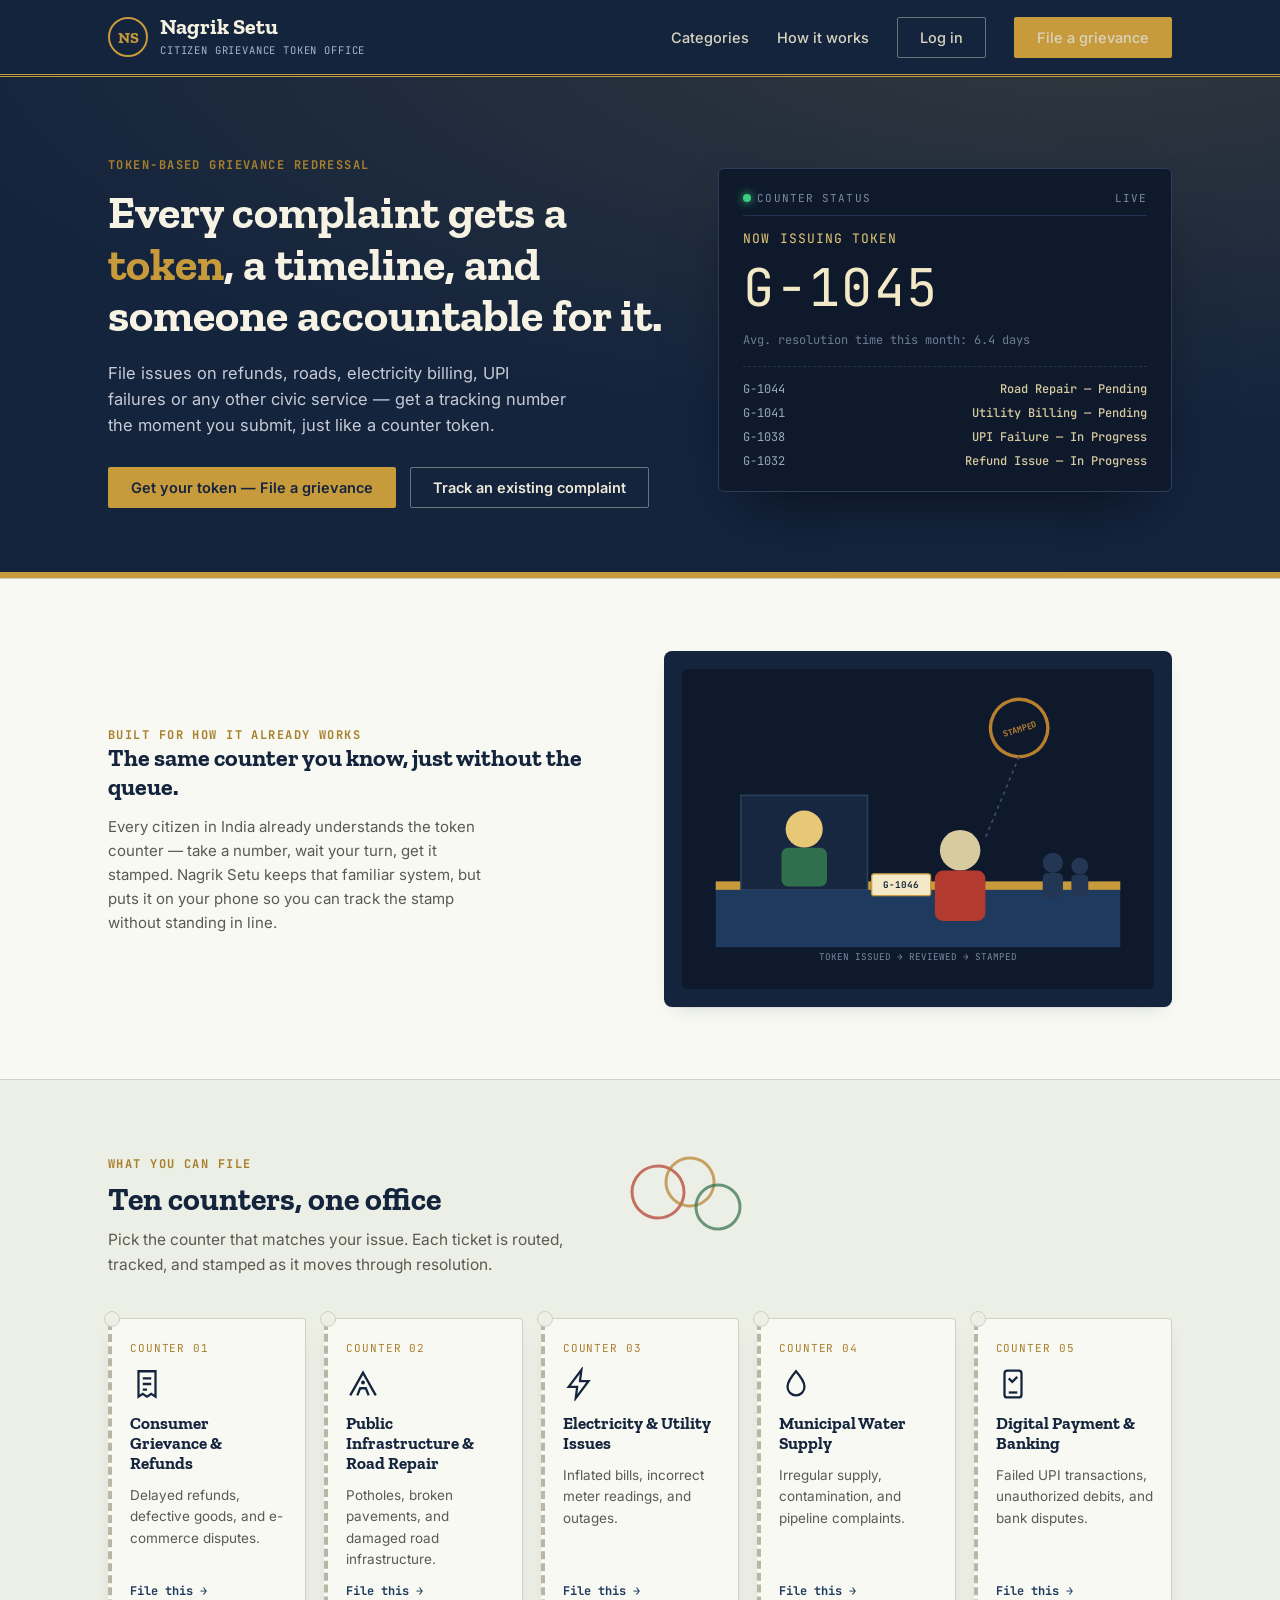
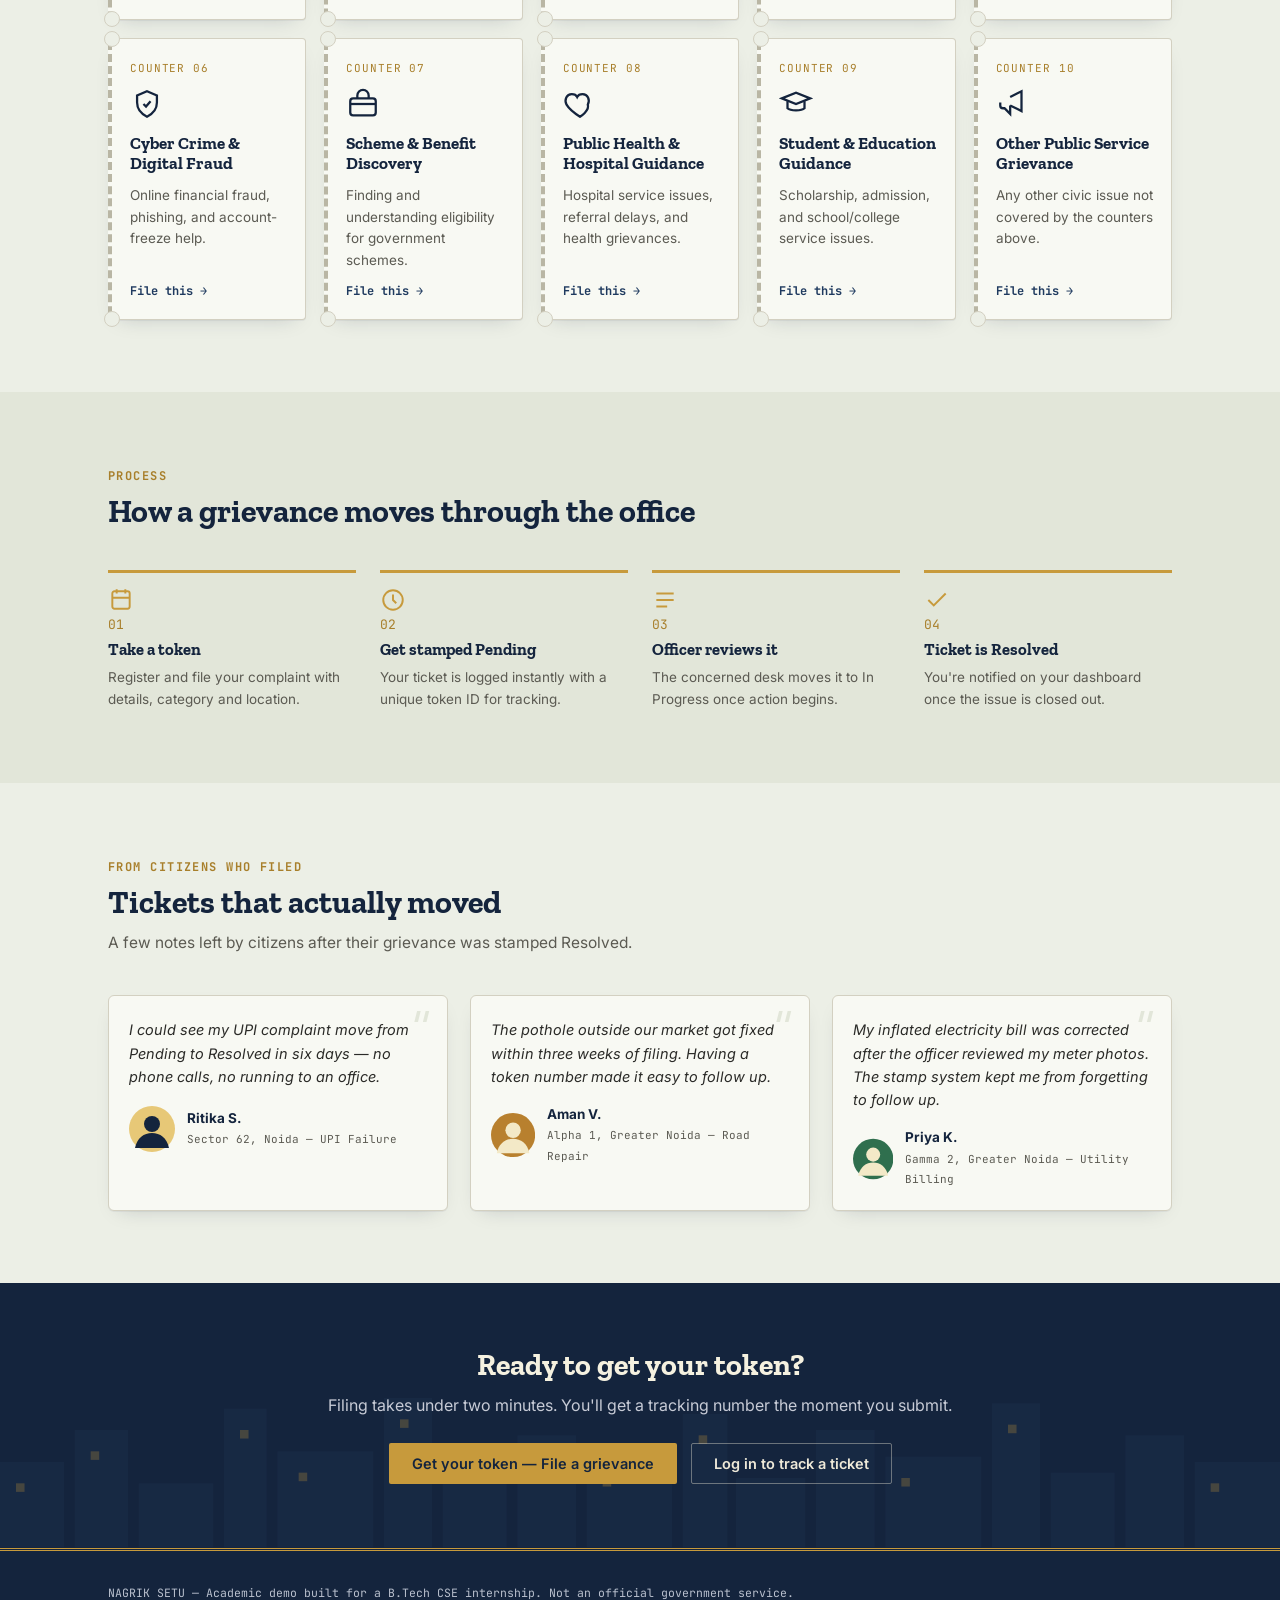
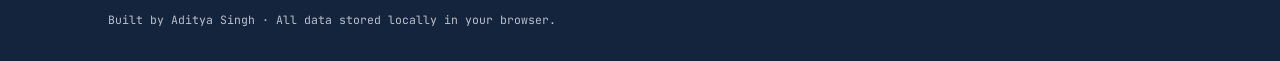
<file: index.html>
<!DOCTYPE html>
<html lang="en">
<head>
<meta charset="UTF-8">
<meta name="viewport" content="width=device-width, initial-scale=1.0">
<title>Nagrik Setu — File & Track Public Grievances</title>
<link rel="stylesheet" href="css/style.css">
</head>
<body>

<header class="masthead">
  <div class="bar">
    <a class="brand" href="index.html">
      <span class="seal">NS</span>
      <span>
        <span class="name">Nagrik Setu</span><br>
        <span class="tag">Citizen Grievance Token Office</span>
      </span>
    </a>
    <nav>
      <a href="index.html#categories">Categories</a>
      <a href="index.html#how">How it works</a>
      <a class="btn btn-outline" href="login.html">Log in</a>
      <a class="btn btn-brass" href="register.html">File a grievance</a>
    </nav>
  </div>
</header>

<section class="hero">
  <div class="container hero-grid">
    <div>
      <span class="eyebrow">Token-based grievance redressal</span>
      <h1>Every complaint gets a <em>token</em>, a timeline, and someone accountable for it.</h1>
      <p class="lede">File issues on refunds, roads, electricity billing, UPI failures or any other civic service — get a tracking number the moment you submit, just like a counter token.</p>
      <div class="hero-cta">
        <a class="btn btn-brass" href="register.html">Get your token — File a grievance</a>
        <a class="btn btn-outline" href="login.html">Track an existing complaint</a>
      </div>
    </div>
    <div class="token-board">
      <div class="tb-head"><span><span class="dot"></span>Counter Status</span><span>LIVE</span></div>
      <div class="tb-now">NOW ISSUING TOKEN</div>
      <div class="tb-number">G-1045</div>
      <div class="tb-sub">Avg. resolution time this month: 6.4 days</div>
      <ul class="tb-list">
        <li><span>G-1044</span><b>Road Repair — Pending</b></li>
        <li><span>G-1041</span><b>Utility Billing — Pending</b></li>
        <li><span>G-1038</span><b>UPI Failure — In Progress</b></li>
        <li><span>G-1032</span><b>Refund Issue — In Progress</b></li>
      </ul>
    </div>
  </div>
</section>

<section class="illus-section">
  <div class="container illus-grid">
    <div class="illus-copy">
      <span class="eyebrow">Built for how it already works</span>
      <h2>The same counter you know, just without the queue.</h2>
      <p>Every citizen in India already understands the token counter — take a number, wait your turn, get it stamped. Nagrik Setu keeps that familiar system, but puts it on your phone so you can track the stamp without standing in line.</p>
    </div>
    <div class="illus-art">
      <svg viewBox="0 0 560 380" xmlns="http://www.w3.org/2000/svg" role="img" aria-label="Illustration of a citizen handing a ticket to an officer at a counter, with a stamp above it">
        <rect x="0" y="0" width="560" height="380" fill="#0E1A2C" rx="6"/>
        <rect x="40" y="260" width="480" height="70" fill="#1F3A5F"/>
        <rect x="40" y="252" width="480" height="10" fill="#C79A3C"/>
        <rect x="70" y="150" width="150" height="112" fill="#16273F" stroke="#2A3E5C" stroke-width="2"/>
        <circle cx="145" cy="190" r="22" fill="#E7C877"/>
        <rect x="118" y="212" width="54" height="46" rx="8" fill="#2F6F4E"/>
        <circle cx="330" cy="215" r="24" fill="#D9CBA0"/>
        <rect x="300" y="239" width="60" height="60" rx="10" fill="#B33A2E"/>
        <rect x="225" y="243" width="70" height="26" rx="3" fill="#F3E9C7" stroke="#C79A3C" stroke-width="1.5"/>
        <text x="260" y="260" text-anchor="middle" font-family="JetBrains Mono, monospace" font-size="11" fill="#14243D" font-weight="700">G-1046</text>
        <g transform="translate(400,70) rotate(-18)">
          <circle cx="0" cy="0" r="34" fill="none" stroke="#B8802E" stroke-width="4"/>
          <text x="0" y="5" text-anchor="middle" font-family="JetBrains Mono, monospace" font-size="10" fill="#B8802E" font-weight="700">STAMPED</text>
        </g>
        <line x1="400" y1="104" x2="360" y2="200" stroke="#3A4E6C" stroke-width="2" stroke-dasharray="4 5"/>
        <g fill="#233754">
          <circle cx="440" cy="230" r="12"/><rect x="428" y="242" width="24" height="30" rx="6"/>
          <circle cx="472" cy="234" r="10"/><rect x="462" y="244" width="20" height="26" rx="5"/>
        </g>
        <text x="280" y="345" text-anchor="middle" font-family="JetBrains Mono, monospace" font-size="11" fill="#7C8AA3">TOKEN ISSUED &#8594; REVIEWED &#8594; STAMPED</text>
      </svg>
    </div>
  </div>
</section>

<section id="categories">
  <div class="container">
    <div class="section-head" style="display:flex; align-items:flex-start; gap:24px; flex-wrap:wrap;">
      <div style="flex:1; min-width:260px;">
        <span class="eyebrow">What you can file</span>
        <h2>Ten counters, one office</h2>
        <p>Pick the counter that matches your issue. Each ticket is routed, tracked, and stamped as it moves through resolution.</p>
      </div>
      <svg width="120" height="90" viewBox="0 0 120 90" style="flex-shrink:0;">
        <g transform="rotate(-10 30 40)"><circle cx="30" cy="40" r="26" fill="none" stroke="#B33A2E" stroke-width="3" opacity=".7"/></g>
        <g transform="rotate(8 62 30)"><circle cx="62" cy="30" r="24" fill="none" stroke="#B8802E" stroke-width="3" opacity=".7"/></g>
        <g transform="rotate(-4 90 55)"><circle cx="90" cy="55" r="22" fill="none" stroke="#2F6F4E" stroke-width="3" opacity=".7"/></g>
      </svg>
    </div>
    <div class="ticket-row" style="margin-top:8px;">

      <div class="ticket">
        <span class="tk-no">COUNTER 01</span>
        <svg class="tk-icon" viewBox="0 0 24 24" fill="none" stroke="currentColor" stroke-width="1.6"><path d="M6 3h12v18l-3-2-3 2-3-2-3 2V3z"/><path d="M9 8h6M9 12h6M9 16h3"/></svg>
        <h3>Consumer Grievance &amp; Refunds</h3>
        <p>Delayed refunds, defective goods, and e-commerce disputes.</p>
        <a class="tk-link" href="register.html">File this →</a>
      </div>

      <div class="ticket">
        <span class="tk-no">COUNTER 02</span>
        <svg class="tk-icon" viewBox="0 0 24 24" fill="none" stroke="currentColor" stroke-width="1.6"><path d="M3 20 12 4l9 16"/><path d="M8 20l2-5h4l2 5"/><circle cx="12" cy="11" r="1.4" fill="currentColor" stroke="none"/></svg>
        <h3>Public Infrastructure &amp; Road Repair</h3>
        <p>Potholes, broken pavements, and damaged road infrastructure.</p>
        <a class="tk-link" href="register.html">File this →</a>
      </div>

      <div class="ticket">
        <span class="tk-no">COUNTER 03</span>
        <svg class="tk-icon" viewBox="0 0 24 24" fill="none" stroke="currentColor" stroke-width="1.6"><path d="M13 2 4 14h6l-1 8 9-12h-6l1-8z"/></svg>
        <h3>Electricity &amp; Utility Issues</h3>
        <p>Inflated bills, incorrect meter readings, and outages.</p>
        <a class="tk-link" href="register.html">File this →</a>
      </div>

      <div class="ticket">
        <span class="tk-no">COUNTER 04</span>
        <svg class="tk-icon" viewBox="0 0 24 24" fill="none" stroke="currentColor" stroke-width="1.6"><path d="M12 3c3.5 4 6 7.5 6 11a6 6 0 0 1-12 0c0-3.5 2.5-7 6-11z"/></svg>
        <h3>Municipal Water Supply</h3>
        <p>Irregular supply, contamination, and pipeline complaints.</p>
        <a class="tk-link" href="register.html">File this →</a>
      </div>

      <div class="ticket">
        <span class="tk-no">COUNTER 05</span>
        <svg class="tk-icon" viewBox="0 0 24 24" fill="none" stroke="currentColor" stroke-width="1.6"><rect x="6" y="2.5" width="12" height="19" rx="2"/><path d="M9 18h6"/><path d="M9 8l2.5 2.5L15 7"/></svg>
        <h3>Digital Payment &amp; Banking</h3>
        <p>Failed UPI transactions, unauthorized debits, and bank disputes.</p>
        <a class="tk-link" href="register.html">File this →</a>
      </div>

      <div class="ticket">
        <span class="tk-no">COUNTER 06</span>
        <svg class="tk-icon" viewBox="0 0 24 24" fill="none" stroke="currentColor" stroke-width="1.6"><path d="M12 3l7 3v5c0 5-3 8-7 10-4-2-7-5-7-10V6l7-3z"/><path d="M9.5 12l1.8 1.8L14.5 10"/></svg>
        <h3>Cyber Crime &amp; Digital Fraud</h3>
        <p>Online financial fraud, phishing, and account-freeze help.</p>
        <a class="tk-link" href="register.html">File this →</a>
      </div>

      <div class="ticket">
        <span class="tk-no">COUNTER 07</span>
        <svg class="tk-icon" viewBox="0 0 24 24" fill="none" stroke="currentColor" stroke-width="1.6"><rect x="3" y="8" width="18" height="12" rx="2"/><path d="M3 12h18"/><path d="M8 8V6a4 4 0 0 1 8 0v2"/></svg>
        <h3>Scheme &amp; Benefit Discovery</h3>
        <p>Finding and understanding eligibility for government schemes.</p>
        <a class="tk-link" href="register.html">File this →</a>
      </div>

      <div class="ticket">
        <span class="tk-no">COUNTER 08</span>
        <svg class="tk-icon" viewBox="0 0 24 24" fill="none" stroke="currentColor" stroke-width="1.6"><path d="M12 21s-7-4.35-9.5-8.5C.7 8.8 2.6 5 6.2 5c2 0 3.3 1 3.8 2 0.5-1 1.8-2 3.8-2 3.6 0 5.5 3.8 3.7 7.5C19 16.65 12 21 12 21z"/></svg>
        <h3>Public Health &amp; Hospital Guidance</h3>
        <p>Hospital service issues, referral delays, and health grievances.</p>
        <a class="tk-link" href="register.html">File this →</a>
      </div>

      <div class="ticket">
        <span class="tk-no">COUNTER 09</span>
        <svg class="tk-icon" viewBox="0 0 24 24" fill="none" stroke="currentColor" stroke-width="1.6"><path d="M2 8l10-4 10 4-10 4-10-4z"/><path d="M6 10v5c2 2 10 2 12 0v-5"/></svg>
        <h3>Student &amp; Education Guidance</h3>
        <p>Scholarship, admission, and school/college service issues.</p>
        <a class="tk-link" href="register.html">File this →</a>
      </div>

      <div class="ticket">
        <span class="tk-no">COUNTER 10</span>
        <svg class="tk-icon" viewBox="0 0 24 24" fill="none" stroke="currentColor" stroke-width="1.6"><path d="M3 11v2a2 2 0 0 0 2 2h1l4 4v-6"/><path d="M10 7 18 3v14l-8-4"/></svg>
        <h3>Other Public Service Grievance</h3>
        <p>Any other civic issue not covered by the counters above.</p>
        <a class="tk-link" href="register.html">File this →</a>
      </div>

    </div>
  </div>
</section>

<section id="how" style="background:var(--paper-deep)">
  <div class="container">
    <div class="section-head">
      <span class="eyebrow">Process</span>
      <h2>How a grievance moves through the office</h2>
    </div>
    <div class="steps">
      <div class="step">
        <svg width="26" height="26" viewBox="0 0 24 24" fill="none" stroke="#C79A3C" stroke-width="1.8"><rect x="4" y="4" width="16" height="16" rx="2"/><path d="M8 2v4M16 2v4M4 10h16"/></svg>
        <span class="num">01</span><h4>Take a token</h4><p>Register and file your complaint with details, category and location.</p>
      </div>
      <div class="step">
        <svg width="26" height="26" viewBox="0 0 24 24" fill="none" stroke="#C79A3C" stroke-width="1.8"><circle cx="12" cy="12" r="9"/><path d="M12 7v5l3 3"/></svg>
        <span class="num">02</span><h4>Get stamped Pending</h4><p>Your ticket is logged instantly with a unique token ID for tracking.</p>
      </div>
      <div class="step">
        <svg width="26" height="26" viewBox="0 0 24 24" fill="none" stroke="#C79A3C" stroke-width="1.8"><path d="M4 6h16M4 12h16M4 18h10"/></svg>
        <span class="num">03</span><h4>Officer reviews it</h4><p>The concerned desk moves it to In Progress once action begins.</p>
      </div>
      <div class="step">
        <svg width="26" height="26" viewBox="0 0 24 24" fill="none" stroke="#C79A3C" stroke-width="1.8"><path d="M20 6 9 17l-5-5"/></svg>
        <span class="num">04</span><h4>Ticket is Resolved</h4><p>You're notified on your dashboard once the issue is closed out.</p>
      </div>
    </div>
  </div>
</section>

<section>
  <div class="container">
    <div class="section-head">
      <span class="eyebrow">From citizens who filed</span>
      <h2>Tickets that actually moved</h2>
      <p>A few notes left by citizens after their grievance was stamped Resolved.</p>
    </div>
    <div class="testi-row">

      <div class="testi-card">
        <p class="testi-quote">I could see my UPI complaint move from Pending to Resolved in six days — no phone calls, no running to an office.</p>
        <div class="testi-who">
          <svg width="46" height="46" viewBox="0 0 46 46"><circle cx="23" cy="23" r="23" fill="#E7C877"/><circle cx="23" cy="18" r="8" fill="#14243D"/><path d="M6 42c2-10 9-15 17-15s15 5 17 15" fill="#14243D"/></svg>
          <div class="meta"><b>Ritika S.</b><span>Sector 62, Noida — UPI Failure</span></div>
        </div>
      </div>

      <div class="testi-card">
        <p class="testi-quote">The pothole outside our market got fixed within three weeks of filing. Having a token number made it easy to follow up.</p>
        <div class="testi-who">
          <svg width="46" height="46" viewBox="0 0 46 46"><circle cx="23" cy="23" r="23" fill="#B8802E"/><circle cx="23" cy="18" r="8" fill="#F3E9C7"/><path d="M6 42c2-10 9-15 17-15s15 5 17 15" fill="#F3E9C7"/></svg>
          <div class="meta"><b>Aman V.</b><span>Alpha 1, Greater Noida — Road Repair</span></div>
        </div>
      </div>

      <div class="testi-card">
        <p class="testi-quote">My inflated electricity bill was corrected after the officer reviewed my meter photos. The stamp system kept me from forgetting to follow up.</p>
        <div class="testi-who">
          <svg width="46" height="46" viewBox="0 0 46 46"><circle cx="23" cy="23" r="23" fill="#2F6F4E"/><circle cx="23" cy="18" r="8" fill="#F3E9C7"/><path d="M6 42c2-10 9-15 17-15s15 5 17 15" fill="#F3E9C7"/></svg>
          <div class="meta"><b>Priya K.</b><span>Gamma 2, Greater Noida — Utility Billing</span></div>
        </div>
      </div>

    </div>
  </div>
</section>

<section class="cta-banner">
  <svg class="skyline" viewBox="0 0 1200 200" preserveAspectRatio="none" xmlns="http://www.w3.org/2000/svg">
    <g fill="#1B2E4A">
      <rect x="0" y="120" width="60" height="80"/><rect x="70" y="90" width="50" height="110"/>
      <rect x="130" y="140" width="70" height="60"/><rect x="210" y="70" width="40" height="130"/>
      <rect x="260" y="110" width="90" height="90"/><rect x="360" y="60" width="45" height="140"/>
      <rect x="415" y="130" width="60" height="70"/><rect x="485" y="95" width="55" height="105"/>
      <rect x="550" y="115" width="80" height="85"/><rect x="640" y="75" width="42" height="125"/>
      <rect x="690" y="135" width="65" height="65"/><rect x="765" y="90" width="55" height="110"/>
      <rect x="830" y="115" width="90" height="85"/><rect x="930" y="65" width="45" height="135"/>
      <rect x="985" y="130" width="60" height="70"/><rect x="1055" y="95" width="55" height="105"/>
      <rect x="1120" y="120" width="80" height="80"/>
    </g>
    <g fill="#C79A3C" opacity=".55">
      <rect x="15" y="140" width="8" height="8"/><rect x="85" y="110" width="8" height="8"/>
      <rect x="225" y="90" width="8" height="8"/><rect x="280" y="130" width="8" height="8"/>
      <rect x="375" y="80" width="8" height="8"/><rect x="565" y="135" width="8" height="8"/>
      <rect x="655" y="95" width="8" height="8"/><rect x="845" y="135" width="8" height="8"/>
      <rect x="945" y="85" width="8" height="8"/><rect x="1135" y="140" width="8" height="8"/>
    </g>
  </svg>
  <div class="container cta-inner">
    <h2>Ready to get your token?</h2>
    <p>Filing takes under two minutes. You'll get a tracking number the moment you submit.</p>
    <div class="hero-cta">
      <a class="btn btn-brass" href="register.html">Get your token — File a grievance</a>
      <a class="btn btn-outline" href="login.html">Log in to track a ticket</a>
    </div>
  </div>
</section>

<footer>
  <div class="container foot-row">
    <small>NAGRIK SETU — Academic demo built for a B.Tech CSE internship. Not an official government service.</small>
    <small>Built by Aditya Singh · All data stored locally in your browser.</small>
  </div>
</footer>

<script src="js/app.js"></script>
</body>
</html>
</file>
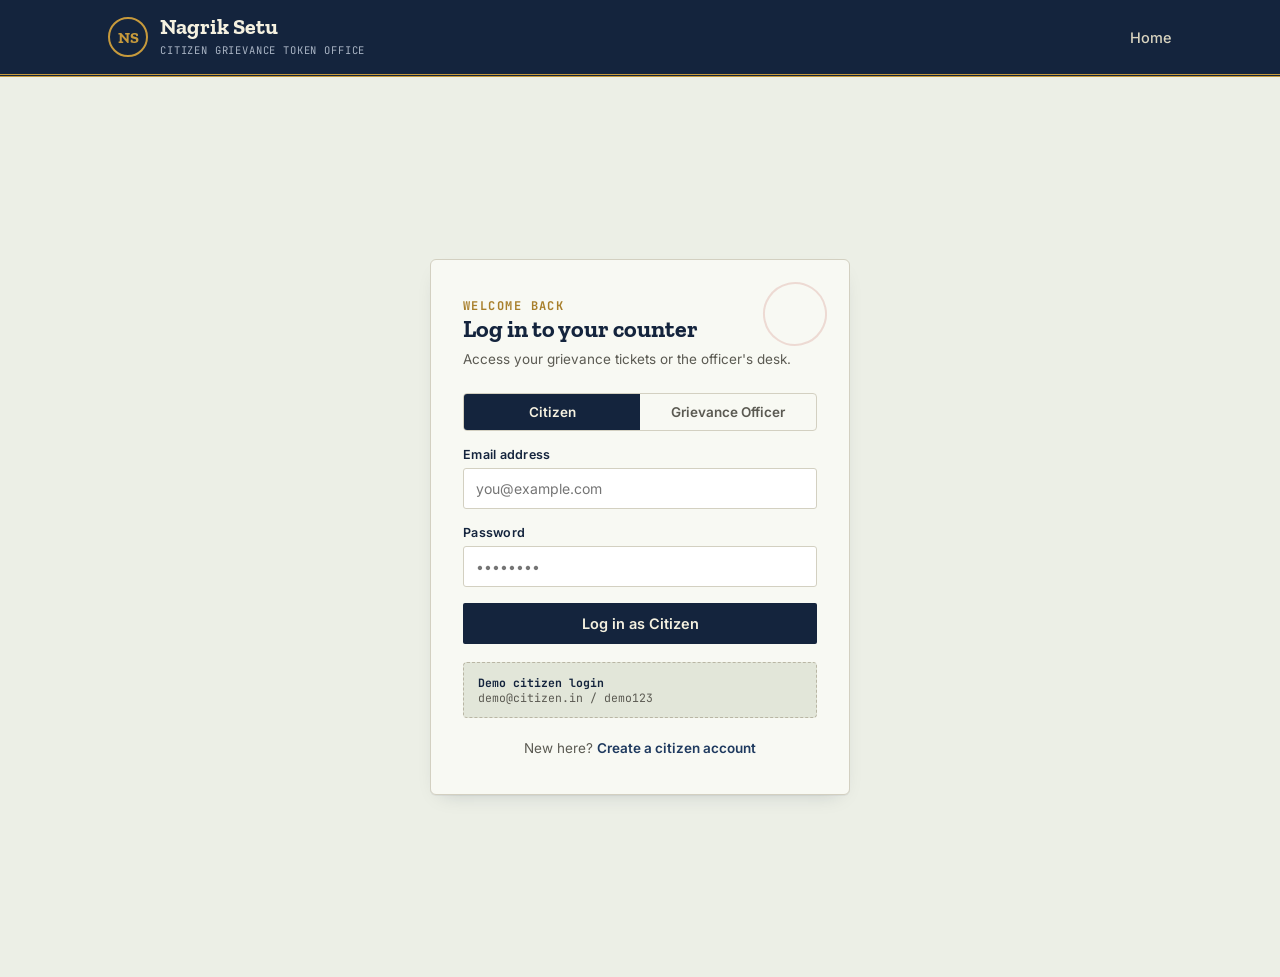
<file: admin.html>
<!DOCTYPE html>
<html lang="en">
<head>
<meta charset="UTF-8">
<meta name="viewport" content="width=device-width, initial-scale=1.0">
<title>Officer Desk — Nagrik Setu</title>
<link rel="stylesheet" href="css/style.css">
</head>
<body>

<div class="app-topbar">
  <a class="brand" href="index.html" style="color:inherit">
    <span class="name" style="font-size:18px">Nagrik Setu</span>
  </a>
  <div class="who">Logged in as <b id="whoName">—</b> · Grievance Officer &nbsp;•&nbsp; <a href="#" id="logoutLink" style="color:#EFC877;">Log out</a></div>
</div>

<div class="app-shell">
  <div class="app-head">
    <div>
      <span class="eyebrow">Officer desk</span>
      <h1>All Grievance Tickets</h1>
      <p>Review incoming tickets across every counter and move them through resolution.</p>
    </div>
  </div>

  <div class="stat-row" id="statRow"></div>

  <div class="two-col">
    <div class="panel">
      <h2>Tickets by category</h2>
      <p class="sub">Share of total filed complaints.</p>
      <div id="categoryBars"></div>
    </div>

    <div class="panel">
      <h2>Ticket queue</h2>
      <p class="sub">Filter and update status as tickets are actioned.</p>
      <div class="filter-bar">
        <select id="filterCategory">
          <option value="all">All categories</option>
          <option value="refund">Consumer Grievance &amp; Refunds</option>
          <option value="road">Public Infrastructure &amp; Road Repair</option>
          <option value="utility">Electricity &amp; Utility Issues</option>
          <option value="water">Municipal Water Supply</option>
          <option value="upi">Digital Payment &amp; Banking</option>
          <option value="cyber">Cyber Crime &amp; Digital Fraud</option>
          <option value="scheme">Scheme &amp; Benefit Discovery</option>
          <option value="health">Public Health &amp; Hospital Guidance</option>
          <option value="education">Student &amp; Education Guidance</option>
          <option value="other">Other Public Service Grievance</option>
        </select>
        <select id="filterStatus">
          <option value="all">All statuses</option>
          <option>Pending</option>
          <option>In Progress</option>
          <option>Resolved</option>
        </select>
      </div>
      <div id="ticketList"></div>
    </div>
  </div>
</div>

<script src="js/app.js"></script>
<script>
  const officer = requireRole("admin");
  if (officer) {
    document.getElementById("whoName").textContent = officer.name;
    renderAll();
  }

  document.getElementById("logoutLink").addEventListener("click", function (e) {
    e.preventDefault(); logout();
  });
  document.getElementById("filterCategory").addEventListener("change", renderList);
  document.getElementById("filterStatus").addEventListener("change", renderList);

  function renderAll() { renderStats(); renderCategoryBars(); renderList(); }

  function renderStats() {
    const all = getComplaints();
    const pending = all.filter(c => c.status === "Pending").length;
    const progress = all.filter(c => c.status === "In Progress").length;
    const resolved = all.filter(c => c.status === "Resolved").length;
    const stats = [
      { n: all.length, l: "Total tickets" },
      { n: pending, l: "Pending" },
      { n: progress, l: "In progress" },
      { n: resolved, l: "Resolved" },
    ];
    document.getElementById("statRow").innerHTML = stats.map(s =>
      `<div class="stat-card"><div class="n">${s.n}</div><div class="l">${s.l}</div></div>`
    ).join("");
  }

  function renderCategoryBars() {
    const all = getComplaints();
    const total = all.length || 1;
    const html = CATEGORIES.map(cat => {
      const count = all.filter(c => c.category === cat.id).length;
      const pct = Math.round((count / total) * 100);
      return `
        <div style="margin-bottom:16px;">
          <div style="display:flex;justify-content:space-between;font-size:12.5px;color:var(--charcoal-soft);margin-bottom:4px;">
            <span>${cat.label}</span><span>${count}</span>
          </div>
          <div class="stat-bar"><span style="width:${pct}%"></span></div>
        </div>`;
    }).join("");
    document.getElementById("categoryBars").innerHTML = html;
  }

  function renderList() {
    const catFilter = document.getElementById("filterCategory").value;
    const statusFilter = document.getElementById("filterStatus").value;
    let list = getComplaints().sort((a, b) => b.date - a.date);
    if (catFilter !== "all") list = list.filter(c => c.category === catFilter);
    if (statusFilter !== "all") list = list.filter(c => c.status === statusFilter);

    const el = document.getElementById("ticketList");
    if (!list.length) {
      el.innerHTML = `<div class="empty-note"><div class="big">—</div>No tickets match this filter.</div>`;
      return;
    }
    el.innerHTML = list.map(c => `
      <div class="record">
        <div class="rec-main">
          <div class="rec-top">
            <span class="id">${c.id}</span>
            <span class="cat">${categoryLabel(c.category)}</span>
          </div>
          <h4>${escapeHtml(c.title)}</h4>
          <p>${escapeHtml(c.description)}</p>
          <div class="meta">Filed by ${escapeHtml(c.userName)} · ${escapeHtml(c.location)} · ${fmtDate(c.date)} · Priority: ${c.priority}</div>
        </div>
        <div class="rec-side">
          <span class="stamp ${statusClass(c.status)}">${c.status}</span>
          <select class="status-select" data-id="${c.id}">
            <option ${c.status === "Pending" ? "selected" : ""}>Pending</option>
            <option ${c.status === "In Progress" ? "selected" : ""}>In Progress</option>
            <option ${c.status === "Resolved" ? "selected" : ""}>Resolved</option>
          </select>
        </div>
      </div>
    `).join("");

    document.querySelectorAll(".status-select").forEach(sel => {
      sel.addEventListener("change", function () {
        updateStatus(this.dataset.id, this.value);
        renderAll();
      });
    });
  }

  function escapeHtml(str) {
    const d = document.createElement("div");
    d.textContent = str;
    return d.innerHTML;
  }
</script>
</body>
</html>
</file>
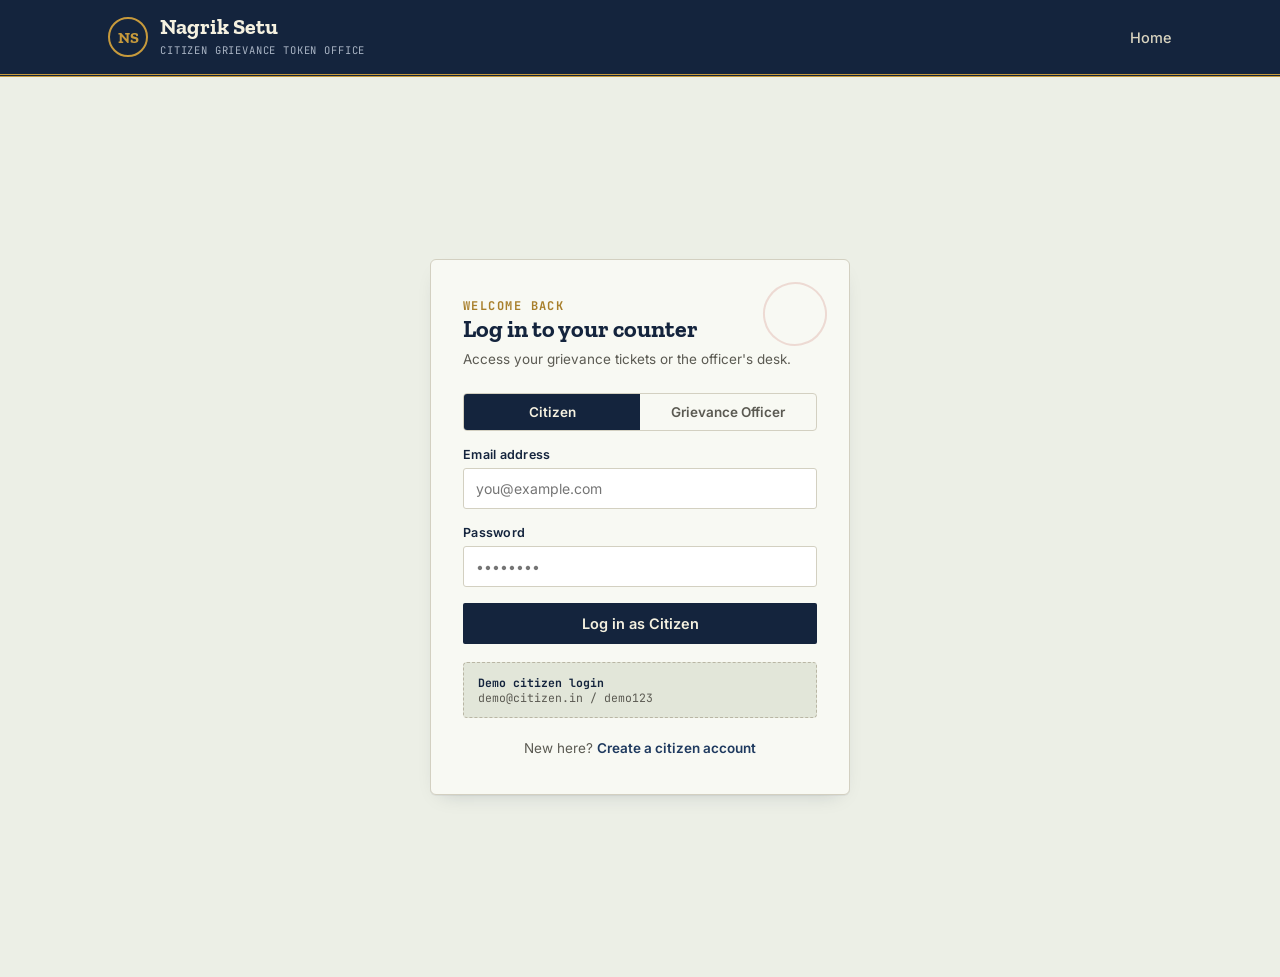
<file: dashboard.html>
<!DOCTYPE html>
<html lang="en">
<head>
<meta charset="UTF-8">
<meta name="viewport" content="width=device-width, initial-scale=1.0">
<title>My Tickets — Nagrik Setu</title>
<link rel="stylesheet" href="css/style.css">
</head>
<body>

<div class="app-topbar">
  <a class="brand" href="index.html" style="color:inherit">
    <span class="name" style="font-size:18px">Nagrik Setu</span>
  </a>
  <div class="who">Logged in as <b id="whoName">—</b> · Citizen &nbsp;•&nbsp; <a href="#" id="logoutLink" style="color:#EFC877;">Log out</a></div>
</div>

<div class="app-shell">
  <div class="app-head">
    <div>
      <span class="eyebrow">Your counter</span>
      <h1>My Grievance Tickets</h1>
      <p>File a new complaint or check the status of ones you've already submitted.</p>
    </div>
  </div>

  <div class="stat-row" id="statRow"></div>

  <div class="two-col">
    <div class="panel">
      <h2>File a new grievance</h2>
      <p class="sub">You'll receive a token number the moment you submit.</p>
      <form id="complaintForm">
        <div class="field">
          <label for="category">Category</label>
          <select id="category" required>
            <option value="refund">Consumer Grievance &amp; Refunds</option>
            <option value="road">Public Infrastructure &amp; Road Repair</option>
            <option value="utility">Electricity &amp; Utility Issues</option>
            <option value="water">Municipal Water Supply</option>
            <option value="upi">Digital Payment &amp; Banking</option>
            <option value="cyber">Cyber Crime &amp; Digital Fraud</option>
            <option value="scheme">Scheme &amp; Benefit Discovery</option>
            <option value="health">Public Health &amp; Hospital Guidance</option>
            <option value="education">Student &amp; Education Guidance</option>
            <option value="other">Other Public Service Grievance</option>
          </select>
        </div>
        <div class="field">
          <label for="title">Title</label>
          <input type="text" id="title" required placeholder="Short summary of the issue">
        </div>
        <div class="field">
          <label for="description">Description</label>
          <textarea id="description" required placeholder="Explain what happened, when, and any reference numbers"></textarea>
        </div>
        <div class="field">
          <label for="location">Location</label>
          <input type="text" id="location" required placeholder="Area / sector / city">
        </div>
        <div class="field">
          <label for="priority">Priority</label>
          <select id="priority">
            <option>Low</option>
            <option selected>Medium</option>
            <option>High</option>
          </select>
        </div>
        <div class="form-msg ok" id="msg"></div>
        <div class="field">
          <button class="btn btn-brass btn-block" type="submit">Submit & get token</button>
        </div>
      </form>
    </div>

    <div class="panel">
      <h2>My tickets</h2>
      <p class="sub">Most recent first.</p>
      <div id="ticketList"></div>
    </div>
  </div>
</div>

<script src="js/app.js"></script>
<script>
  const user = requireRole("citizen");

  document.getElementById("logoutLink").addEventListener("click", function (e) {
    e.preventDefault(); logout();
  });

  if (user) {
    document.getElementById("whoName").textContent = user.name;
    renderStats();
    renderTickets();
  }

  function renderStats() {
    const mine = complaintsForUser(user.id);
    const pending = mine.filter(c => c.status === "Pending").length;
    const progress = mine.filter(c => c.status === "In Progress").length;
    const resolved = mine.filter(c => c.status === "Resolved").length;
    const stats = [
      { n: mine.length, l: "Total filed" },
      { n: pending, l: "Pending" },
      { n: progress, l: "In progress" },
      { n: resolved, l: "Resolved" },
    ];
    document.getElementById("statRow").innerHTML = stats.map(s =>
      `<div class="stat-card"><div class="n">${s.n}</div><div class="l">${s.l}</div></div>`
    ).join("");
  }

  function renderTickets() {
    const mine = complaintsForUser(user.id);
    const el = document.getElementById("ticketList");
    if (!mine.length) {
      el.innerHTML = `<div class="empty-note"><div class="big">—</div>No tickets yet. File your first grievance on the left.</div>`;
      return;
    }
    el.innerHTML = mine.map(c => `
      <div class="record">
        <div class="rec-main">
          <div class="rec-top">
            <span class="id">${c.id}</span>
            <span class="cat">${categoryLabel(c.category)}</span>
          </div>
          <h4>${escapeHtml(c.title)}</h4>
          <p>${escapeHtml(c.description)}</p>
          <div class="meta">${escapeHtml(c.location)} · Filed ${fmtDate(c.date)} · Priority: ${c.priority}</div>
        </div>
        <div class="rec-side">
          <span class="stamp ${statusClass(c.status)}">${c.status}</span>
        </div>
      </div>
    `).join("");
  }

  document.getElementById("complaintForm").addEventListener("submit", function (e) {
    e.preventDefault();
    const record = fileComplaint({
      userId: user.id,
      userName: user.name,
      category: document.getElementById("category").value,
      title: document.getElementById("title").value.trim(),
      description: document.getElementById("description").value.trim(),
      location: document.getElementById("location").value.trim(),
      priority: document.getElementById("priority").value,
    });
    const msg = document.getElementById("msg");
    msg.textContent = "Submitted! Your token number is " + record.id + ".";
    msg.className = "form-msg ok show";
    this.reset();
    renderStats();
    renderTickets();
  });

  function escapeHtml(str) {
    const d = document.createElement("div");
    d.textContent = str;
    return d.innerHTML;
  }
</script>
</body>
</html>
</file>
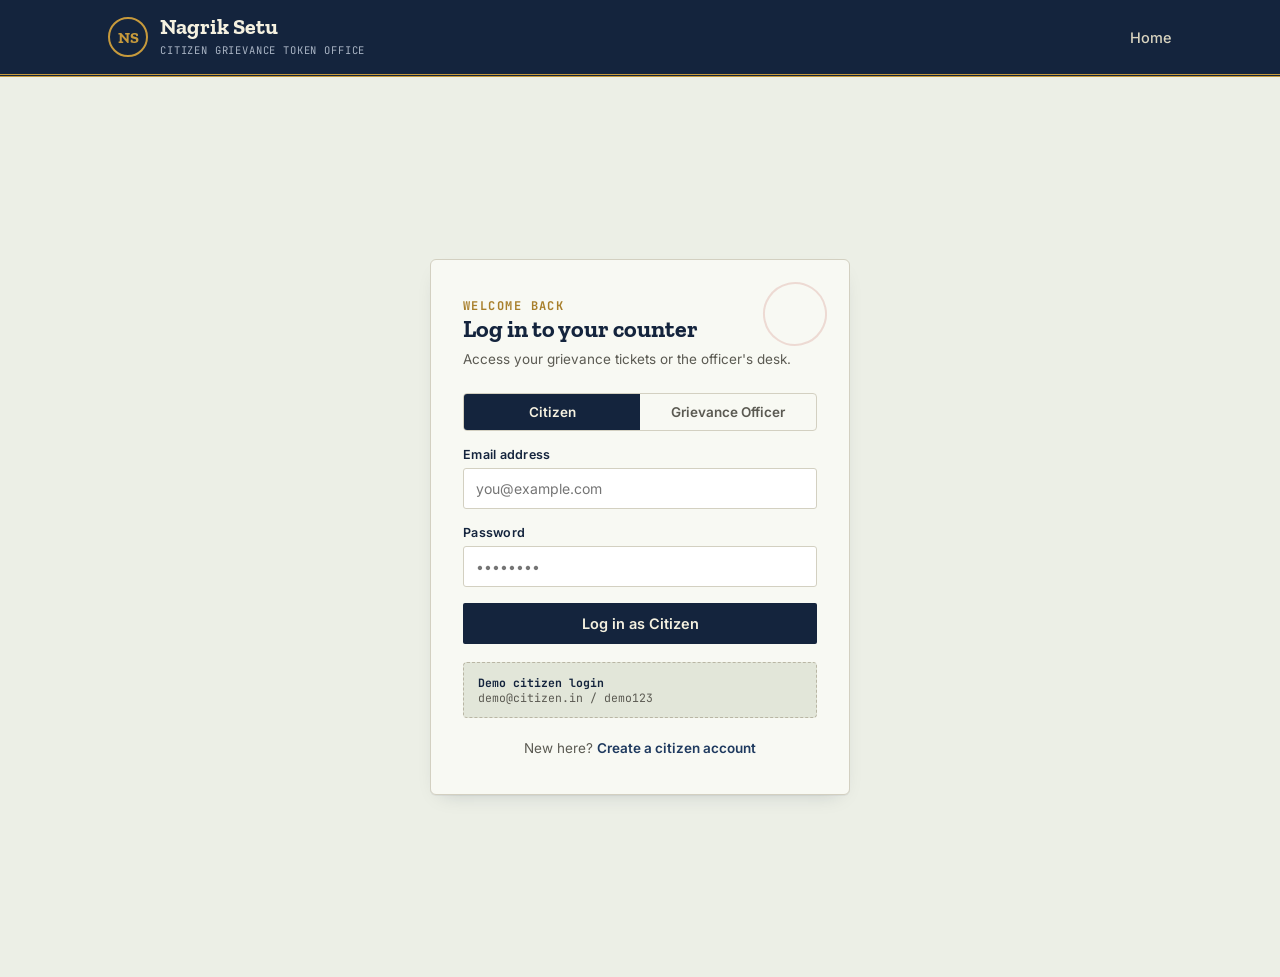
<file: login.html>
<!DOCTYPE html>
<html lang="en">
<head>
<meta charset="UTF-8">
<meta name="viewport" content="width=device-width, initial-scale=1.0">
<title>Log in — Nagrik Setu</title>
<link rel="stylesheet" href="css/style.css">
</head>
<body>

<header class="masthead">
  <div class="bar">
    <a class="brand" href="index.html">
      <span class="seal">NS</span>
      <span><span class="name">Nagrik Setu</span><br><span class="tag">Citizen Grievance Token Office</span></span>
    </a>
    <nav><a href="index.html">Home</a></nav>
  </div>
</header>

<div class="auth-wrap">
  <div class="auth-card">
    <span class="eyebrow">Welcome back</span>
    <h1>Log in to your counter</h1>
    <p class="sub">Access your grievance tickets or the officer's desk.</p>

    <div class="role-tabs">
      <button type="button" id="tabCitizen" class="active">Citizen</button>
      <button type="button" id="tabAdmin">Grievance Officer</button>
    </div>

    <form id="loginForm">
      <div class="field">
        <label for="email">Email address</label>
        <input type="email" id="email" required placeholder="you@example.com">
      </div>
      <div class="field">
        <label for="password">Password</label>
        <input type="password" id="password" required placeholder="••••••••">
      </div>
      <div class="form-msg err" id="msg"></div>
      <div class="field">
        <button class="btn btn-navy btn-block" type="submit" id="submitBtn">Log in as Citizen</button>
      </div>
    </form>

    <div class="demo-box" id="demoBox">
      <b>Demo citizen login</b><br>demo@citizen.in / demo123
    </div>

    <p class="switch-link">New here? <a href="register.html">Create a citizen account</a></p>
  </div>
</div>

<script src="js/app.js"></script>
<script>
  let role = "citizen";
  const tabCitizen = document.getElementById("tabCitizen");
  const tabAdmin = document.getElementById("tabAdmin");
  const submitBtn = document.getElementById("submitBtn");
  const demoBox = document.getElementById("demoBox");

  function setRole(r) {
    role = r;
    tabCitizen.classList.toggle("active", r === "citizen");
    tabAdmin.classList.toggle("active", r === "admin");
    submitBtn.textContent = r === "citizen" ? "Log in as Citizen" : "Log in as Officer";
    demoBox.innerHTML = r === "citizen"
      ? "<b>Demo citizen login</b><br>demo@citizen.in / demo123"
      : "<b>Demo officer login</b><br>admin@setu.gov.in / admin123";
  }
  tabCitizen.addEventListener("click", () => setRole("citizen"));
  tabAdmin.addEventListener("click", () => setRole("admin"));

  document.getElementById("loginForm").addEventListener("submit", function (e) {
    e.preventDefault();
    const email = document.getElementById("email").value.trim();
    const password = document.getElementById("password").value;
    const msg = document.getElementById("msg");
    const result = login({ email, password, role });
    if (!result.ok) {
      msg.textContent = result.message;
      msg.className = "form-msg err show";
      return;
    }
    window.location.href = role === "admin" ? "admin.html" : "dashboard.html";
  });
</script>
</body>
</html>
</file>
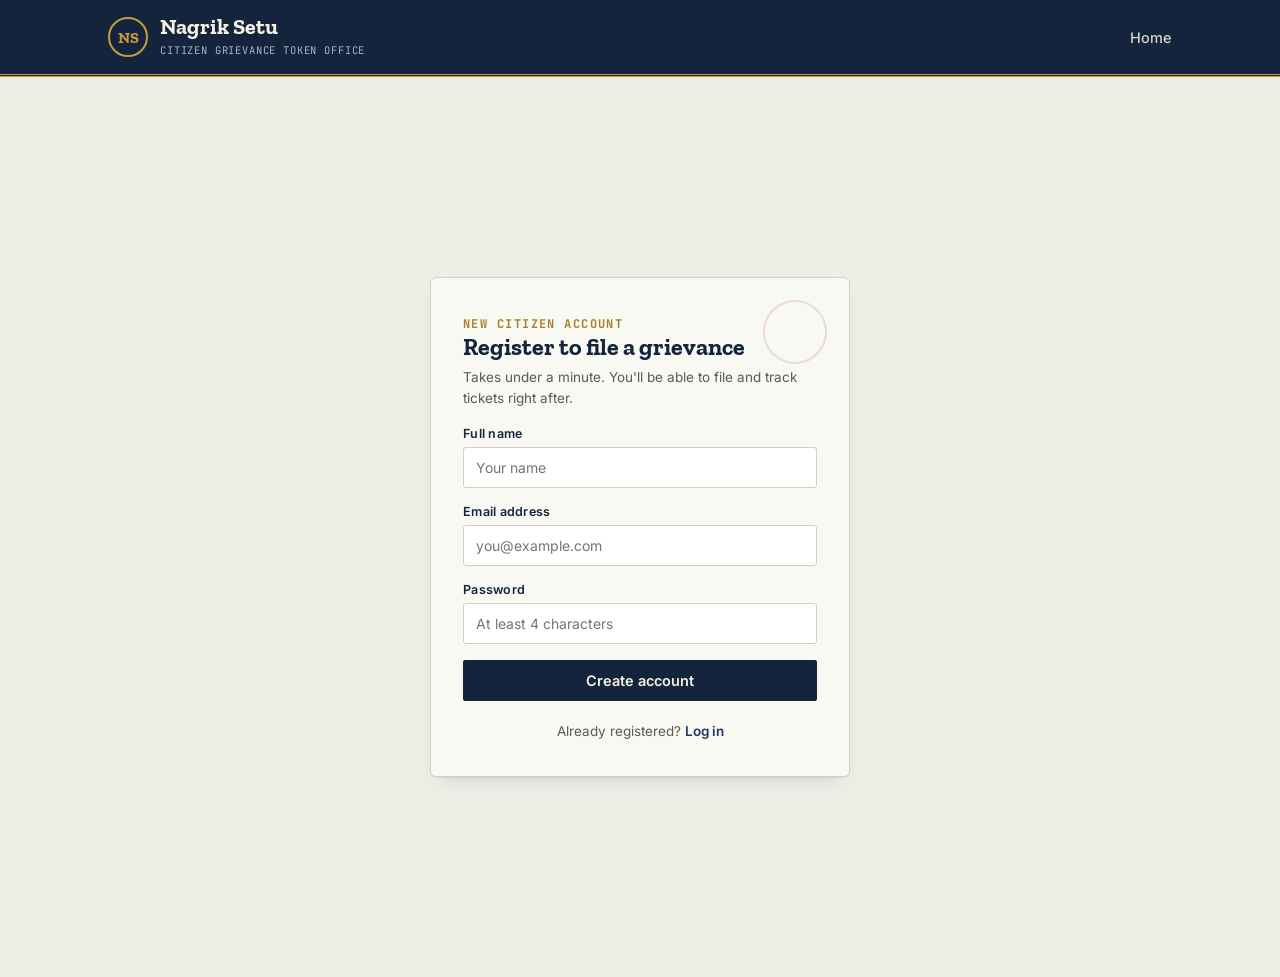
<file: register.html>
<!DOCTYPE html>
<html lang="en">
<head>
<meta charset="UTF-8">
<meta name="viewport" content="width=device-width, initial-scale=1.0">
<title>Create account — Nagrik Setu</title>
<link rel="stylesheet" href="css/style.css">
</head>
<body>

<header class="masthead">
  <div class="bar">
    <a class="brand" href="index.html">
      <span class="seal">NS</span>
      <span><span class="name">Nagrik Setu</span><br><span class="tag">Citizen Grievance Token Office</span></span>
    </a>
    <nav><a href="index.html">Home</a></nav>
  </div>
</header>

<div class="auth-wrap">
  <div class="auth-card">
    <span class="eyebrow">New citizen account</span>
    <h1>Register to file a grievance</h1>
    <p class="sub">Takes under a minute. You'll be able to file and track tickets right after.</p>

    <form id="regForm">
      <div class="field">
        <label for="name">Full name</label>
        <input type="text" id="name" required placeholder="Your name">
      </div>
      <div class="field">
        <label for="email">Email address</label>
        <input type="email" id="email" required placeholder="you@example.com">
      </div>
      <div class="field">
        <label for="password">Password</label>
        <input type="password" id="password" required minlength="4" placeholder="At least 4 characters">
      </div>
      <div class="form-msg err" id="msg"></div>
      <div class="field">
        <button class="btn btn-navy btn-block" type="submit">Create account</button>
      </div>
    </form>

    <p class="switch-link">Already registered? <a href="login.html">Log in</a></p>
  </div>
</div>

<script src="js/app.js"></script>
<script>
  document.getElementById("regForm").addEventListener("submit", function (e) {
    e.preventDefault();
    const name = document.getElementById("name").value.trim();
    const email = document.getElementById("email").value.trim();
    const password = document.getElementById("password").value;
    const msg = document.getElementById("msg");

    const result = registerCitizen({ name, email, password });
    if (!result.ok) {
      msg.textContent = result.message;
      msg.className = "form-msg err show";
      return;
    }
    window.location.href = "dashboard.html";
  });
</script>
</body>
</html>
</file>
<file: css/style.css>
/* ==========================================================================
   NAGRIK SETU — a citizen grievance token portal
   Design language: the government "token counter" — perforated ticket
   stubs, ledger paper, hand-stamped status marks.
   ========================================================================== */

@import url('https://fonts.googleapis.com/css2?family=Zilla+Slab:wght@400;500;600;700&family=Inter:wght@400;500;600;700&family=JetBrains+Mono:wght@400;500;700&display=swap');

:root{
  --ink-navy:      #14243D;
  --ink-navy-2:    #1F3A5F;
  --paper:         #ECEFE6;
  --paper-deep:    #E2E6D9;
  --card:          #F8F9F3;
  --charcoal:      #2B2B28;
  --charcoal-soft: #5B5A52;
  --line:          #D3D0C1;
  --line-strong:   #B9B6A4;
  --brass:         #C79A3C;
  --brass-deep:    #A87F2B;
  --stamp-red:     #B33A2E;
  --stamp-amber:   #B8802E;
  --stamp-green:   #2F6F4E;

  --font-display: 'Zilla Slab', serif;
  --font-body: 'Inter', sans-serif;
  --font-mono: 'JetBrains Mono', monospace;

  --radius-card: 4px;
  --shadow-card: 0 1px 0 rgba(20,36,61,0.05), 0 8px 20px -12px rgba(20,36,61,0.25);
}

*,*::before,*::after{ box-sizing: border-box; }
html{ scroll-behavior: smooth; }
body{
  margin:0;
  font-family: var(--font-body);
  background: var(--paper);
  color: var(--charcoal);
  -webkit-font-smoothing: antialiased;
}
img,svg{ display:block; max-width:100%; }
a{ color: inherit; text-decoration:none; }
h1,h2,h3,h4{ font-family: var(--font-display); margin:0; color: var(--ink-navy); }
p{ margin:0; line-height:1.6; color: var(--charcoal-soft); }
ul{ margin:0; padding:0; list-style:none; }
button{ font-family: inherit; cursor:pointer; }
:focus-visible{ outline: 2px solid var(--brass-deep); outline-offset: 2px; }

.container{ max-width: 1120px; margin: 0 auto; padding: 0 28px; }
.eyebrow{
  font-family: var(--font-mono);
  font-size: 12px;
  letter-spacing: .12em;
  text-transform: uppercase;
  color: var(--brass-deep);
  font-weight: 700;
}

/* ---------------- Masthead / Nav ---------------- */
.masthead{
  background: var(--ink-navy);
  color: #EEE9D8;
  border-bottom: 3px double var(--brass);
}
.masthead .bar{
  display:flex; align-items:center; justify-content:space-between;
  padding: 16px 28px; max-width: 1120px; margin: 0 auto;
}
.brand{ display:flex; align-items:center; gap:12px; }
.brand .seal{
  width:40px; height:40px; border-radius:50%;
  border: 2px solid var(--brass);
  display:flex; align-items:center; justify-content:center;
  font-family: var(--font-display); font-weight:700; color: var(--brass);
}
.brand .name{ font-family: var(--font-display); font-size:22px; font-weight:700; color:#F5F1E0; line-height:1; }
.brand .tag{ font-family: var(--font-mono); font-size:10.5px; letter-spacing:.08em; color:#A9B4C4; text-transform:uppercase; }
.masthead nav{ display:flex; gap: 28px; align-items:center; }
.masthead nav a{ font-size:14.5px; color:#D9D4C0; font-weight:500; }
.masthead nav a:hover{ color:#fff; }
.btn{
  display:inline-flex; align-items:center; justify-content:center; gap:8px;
  padding: 11px 22px; border-radius: 2px; font-weight:600; font-size:14.5px;
  border: 1px solid transparent; transition: transform .12s ease, box-shadow .12s ease;
}
.btn-brass{ background: var(--brass); color: var(--ink-navy); }
.btn-brass:hover{ background: var(--brass-deep); }
.btn-outline{ border-color: rgba(238,233,216,.4); color:#EEE9D8; }
.btn-outline:hover{ border-color:#EEE9D8; }
.btn-navy{ background: var(--ink-navy); color:#F5F1E0; }
.btn-navy:hover{ background: var(--ink-navy-2); }
.btn-block{ width:100%; }
.btn[disabled]{ opacity:.55; cursor:not-allowed; }

/* ---------------- Hero ---------------- */
.hero{
  background:
    radial-gradient(1200px 400px at 85% -10%, rgba(199,154,60,0.16), transparent),
    var(--ink-navy);
  color:#F5F1E0; padding: 76px 0 64px; position:relative;
  border-bottom: 6px solid var(--brass);
}
.hero-grid{ display:grid; grid-template-columns: 1.1fr .9fr; gap:56px; align-items:center; }
.hero h1{ color:#F7F3E4; font-size: 46px; line-height:1.12; margin: 14px 0 18px; }
.hero h1 em{ color: var(--brass); font-style:normal; }
.hero p.lede{ color:#C7CBD6; font-size:16.5px; max-width:46ch; }
.hero-cta{ display:flex; gap:14px; margin-top:28px; flex-wrap:wrap; }

/* Token display board — the signature element */
.token-board{
  background: #0E1A2C;
  border: 1px solid #2A3E5C;
  border-radius: 6px;
  padding: 22px 24px;
  box-shadow: 0 30px 60px -25px rgba(0,0,0,.6);
}
.token-board .tb-head{
  display:flex; justify-content:space-between; align-items:center;
  font-family: var(--font-mono); font-size:11px; letter-spacing:.1em;
  color:#7C8AA3; text-transform:uppercase; margin-bottom: 14px;
  border-bottom: 1px solid #223252; padding-bottom:10px;
}
.token-board .dot{ width:8px; height:8px; border-radius:50%; background:#3CCB7F; display:inline-block; margin-right:6px; box-shadow:0 0 8px #3CCB7F; }
.tb-now{ font-family: var(--font-mono); color:#E7C877; font-size:13px; letter-spacing:.08em; margin-bottom:6px;}
.tb-number{ font-family: var(--font-mono); font-size:52px; color:#F3E9C7; letter-spacing:.03em; }
.tb-sub{ font-family: var(--font-mono); font-size:12px; color:#6E7B94; margin-top:10px; }
.tb-list{ margin-top:18px; border-top:1px dashed #223252; padding-top:14px; display:flex; flex-direction:column; gap:8px; }
.tb-list li{ display:flex; justify-content:space-between; font-family:var(--font-mono); font-size:12px; color:#9AA7BE; }
.tb-list li b{ color:#D9CBA0; font-weight:500; }

/* ---------------- Sections ---------------- */
section{ padding: 72px 0; }
.section-head{ max-width:640px; margin-bottom:40px; }
.section-head h2{ font-size:32px; margin-top:8px; }
.section-head p{ margin-top:10px; font-size:15.5px; }

/* ---------------- Ticket / category stubs ---------------- */
.ticket-row{ display:grid; grid-template-columns: repeat(5,1fr); gap:18px; }
@media (max-width:1000px){ .ticket-row{ grid-template-columns: repeat(2,1fr); } }
@media (max-width:600px){ .ticket-row{ grid-template-columns: 1fr; } }

.ticket{
  position:relative;
  background: var(--card);
  border: 1px solid var(--line);
  border-left: 4px dashed var(--line-strong);
  border-radius: var(--radius-card);
  padding: 22px 18px 20px;
  box-shadow: var(--shadow-card);
  display:flex; flex-direction:column; gap:12px;
  min-height: 210px;
}
.ticket::before, .ticket::after{
  content:""; position:absolute; left:-8px; width:16px; height:16px;
  background: var(--paper); border:1px solid var(--line); border-radius:50%;
}
.ticket::before{ top:-8px; }
.ticket::after{ bottom:-8px; }
.ticket .tk-no{ font-family:var(--font-mono); font-size:11px; color:var(--brass-deep); letter-spacing:.08em; }
.ticket .tk-icon{ width:34px; height:34px; color: var(--ink-navy); }
.ticket h3{ font-size:17px; }
.ticket p{ font-size:13.5px; }
.ticket .tk-link{ margin-top:auto; font-family:var(--font-mono); font-size:12px; font-weight:700; color: var(--ink-navy-2); }
.ticket:hover{ transform: translateY(-3px); transition:.15s ease; }

/* ---------------- How it works ---------------- */
.steps{ display:grid; grid-template-columns: repeat(4,1fr); gap:24px; }
@media (max-width:900px){ .steps{ grid-template-columns:repeat(2,1fr);} }
.step{ border-top:3px solid var(--brass); padding-top:14px; }
.step .num{ font-family:var(--font-mono); color:var(--brass-deep); font-size:13px; }
.step h4{ font-size:16.5px; margin:6px 0 8px; }
.step p{ font-size:13.5px; }

/* ---------------- Footer ---------------- */
footer{ background: var(--ink-navy); color:#B9C0CE; padding: 34px 0; border-top:3px double var(--brass); }
footer .foot-row{ display:flex; justify-content:space-between; align-items:center; flex-wrap:wrap; gap:12px; }
footer .foot-row small{ font-family:var(--font-mono); font-size:11.5px; }

/* ---------------- Auth pages ---------------- */
.auth-wrap{ min-height: calc(100vh - 0px); display:flex; align-items:center; justify-content:center; padding: 60px 20px; }
.auth-card{
  width:100%; max-width:420px; background: var(--card); border:1px solid var(--line);
  border-radius: 6px; box-shadow: var(--shadow-card); padding: 34px 32px; position:relative;
}
.auth-card::before{
  content:""; position:absolute; top:22px; right:22px; width:64px; height:64px;
  border:2px solid var(--stamp-red); border-radius:50%; opacity:.16; transform: rotate(-12deg);
}
.auth-card h1{ font-size:24px; }
.auth-card .sub{ margin-top:6px; font-size:13.5px; }
.role-tabs{ display:flex; margin: 22px 0 6px; border:1px solid var(--line); border-radius:4px; overflow:hidden; }
.role-tabs button{ flex:1; padding:10px; background:transparent; border:none; font-weight:600; font-size:13.5px; color:var(--charcoal-soft); }
.role-tabs button.active{ background: var(--ink-navy); color:#F5F1E0; }

.field{ margin-top: 16px; }
.field label{ display:block; font-size:12.5px; font-weight:600; color:var(--ink-navy); margin-bottom:6px; letter-spacing:.02em; }
.field input, .field select, .field textarea{
  width:100%; padding: 11px 12px; border:1px solid var(--line); border-radius:3px;
  font-family: var(--font-body); font-size:14px; background:#fff; color:var(--charcoal);
}
.field input:focus, .field select:focus, .field textarea:focus{ border-color: var(--ink-navy-2); }
.field textarea{ resize:vertical; min-height:96px; }
.hint{ font-size:12px; color:var(--charcoal-soft); margin-top:6px; }
.demo-box{ margin-top:18px; background: var(--paper-deep); border:1px dashed var(--line-strong); border-radius:4px; padding:12px 14px; font-family:var(--font-mono); font-size:11.5px; color:var(--charcoal-soft); }
.demo-box b{ color: var(--ink-navy); }
.form-msg{ margin-top:14px; font-size:13px; font-weight:600; padding:10px 12px; border-radius:3px; display:none; }
.form-msg.show{ display:block; }
.form-msg.err{ background:#F7E4E1; color:var(--stamp-red); }
.form-msg.ok{ background:#E4F0E9; color:var(--stamp-green); }
.switch-link{ margin-top:20px; text-align:center; font-size:13.5px; color:var(--charcoal-soft); }
.switch-link a{ color: var(--ink-navy-2); font-weight:600; }

/* ---------------- App shell (dashboard/admin) ---------------- */
.app-topbar{
  background: var(--ink-navy); color:#EEE9D8; border-bottom:3px double var(--brass);
  padding: 14px 28px; display:flex; align-items:center; justify-content:space-between;
}
.app-topbar .who{ font-family: var(--font-mono); font-size:12px; color:#A9B4C4; }
.app-topbar .who b{ color:#F5F1E0; }
.app-shell{ max-width:1160px; margin:0 auto; padding: 34px 28px 80px; }
.app-head{ display:flex; justify-content:space-between; align-items:flex-end; gap:20px; flex-wrap:wrap; margin-bottom:28px; }
.app-head h1{ font-size:28px; }
.app-head p{ margin-top:6px; font-size:14px; }

.stat-row{ display:grid; grid-template-columns:repeat(4,1fr); gap:16px; margin-bottom: 34px; }
@media (max-width:800px){ .stat-row{ grid-template-columns:repeat(2,1fr);} }
.stat-card{ background:var(--card); border:1px solid var(--line); border-radius:4px; padding:16px 18px; }
.stat-card .n{ font-family:var(--font-mono); font-size:28px; color:var(--ink-navy); font-weight:700; }
.stat-card .l{ font-family:var(--font-mono); font-size:11px; text-transform:uppercase; letter-spacing:.07em; color:var(--charcoal-soft); }
.stat-bar{ height:5px; background:var(--paper-deep); border-radius:3px; margin-top:10px; overflow:hidden; }
.stat-bar span{ display:block; height:100%; background: var(--brass); }

.two-col{ display:grid; grid-template-columns: 1.05fr 1.4fr; gap:32px; align-items:start; }
@media (max-width:900px){ .two-col{ grid-template-columns:1fr; } }

.panel{ background:var(--card); border:1px solid var(--line); border-radius:6px; padding:26px; }
.panel h2{ font-size:19px; margin-bottom:4px; }
.panel .sub{ font-size:13px; margin-bottom:18px; }

/* Grievance ticket record (list item) */
.record{
  position:relative; background:#fff; border:1px solid var(--line); border-left:4px dashed var(--line-strong);
  border-radius:4px; padding:16px 16px 14px 20px; margin-bottom:14px; display:flex; gap:14px; justify-content:space-between; align-items:flex-start;
}
.record .rec-main{ flex:1; min-width:0; }
.record .rec-top{ display:flex; gap:10px; align-items:center; flex-wrap:wrap; margin-bottom:6px; }
.record .id{ font-family:var(--font-mono); font-size:12px; color:var(--brass-deep); font-weight:700; }
.record .cat{ font-family:var(--font-mono); font-size:10.5px; text-transform:uppercase; letter-spacing:.06em; color:var(--charcoal-soft); background:var(--paper-deep); padding:2px 8px; border-radius:10px; }
.record h4{ font-size:15px; margin:2px 0 4px; }
.record p{ font-size:13px; }
.record .meta{ font-family:var(--font-mono); font-size:11px; color:var(--charcoal-soft); margin-top:8px; }
.record .rec-side{ display:flex; flex-direction:column; align-items:flex-end; gap:8px; flex-shrink:0; }

/* Ink stamp badge — the signature status mark */
.stamp{
  font-family:var(--font-mono); font-weight:700; font-size:11px; text-transform:uppercase; letter-spacing:.06em;
  border:2px solid; border-radius:5px; padding:5px 10px; display:inline-block; white-space:nowrap;
  background: rgba(255,255,255,.4);
  mix-blend-mode: multiply;
}
.stamp.pending{ color:var(--stamp-red); border-color:var(--stamp-red); transform:rotate(-5deg); }
.stamp.progress{ color:var(--stamp-amber); border-color:var(--stamp-amber); transform:rotate(-3deg); }
.stamp.resolved{ color:var(--stamp-green); border-color:var(--stamp-green); transform:rotate(-6deg); }

select.status-select{ width:auto; padding:7px 10px; font-size:12.5px; }

.empty-note{ text-align:center; padding: 34px 10px; color:var(--charcoal-soft); font-size:13.5px; }
.empty-note .big{ font-family:var(--font-mono); font-size:34px; color:var(--line-strong); margin-bottom:8px; }

/* Admin filter bar */
.filter-bar{ display:flex; gap:10px; margin-bottom:20px; flex-wrap:wrap; }
.filter-bar select{ padding:9px 12px; border:1px solid var(--line); border-radius:3px; font-size:13px; background:#fff; }

.badge-count{ font-family:var(--font-mono); font-size:11px; background:var(--ink-navy); color:#F5F1E0; padding:2px 7px; border-radius:10px; margin-left:6px; }

/* ---------------- Signature illustration section ---------------- */
.illus-section{ background: var(--card); border-top:1px solid var(--line); border-bottom:1px solid var(--line); }
.illus-grid{ display:grid; grid-template-columns: 1fr 1fr; gap:48px; align-items:center; }
@media (max-width:900px){ .illus-grid{ grid-template-columns:1fr; } }
.illus-grid .illus-copy p{ margin-top:14px; font-size:15px; max-width:44ch; }
.illus-art{ background:var(--ink-navy); border-radius:8px; padding:18px; box-shadow: var(--shadow-card); }

/* ---------------- Testimonials ---------------- */
.testi-row{ display:grid; grid-template-columns:repeat(3,1fr); gap:22px; }
@media (max-width:900px){ .testi-row{ grid-template-columns:1fr; } }
.testi-card{
  background: var(--card); border:1px solid var(--line); border-radius:6px;
  padding:22px 20px; position:relative; box-shadow: var(--shadow-card);
}
.testi-card::before{
  content:"“"; position:absolute; top:6px; right:16px; font-family:var(--font-display);
  font-size:52px; color: var(--paper-deep); line-height:1;
}
.testi-quote{ font-size:14.5px; color:var(--charcoal); font-style:italic; position:relative; z-index:1; }
.testi-who{ display:flex; align-items:center; gap:12px; margin-top:18px; }
.testi-who .meta{ line-height:1.3; }
.testi-who .meta b{ font-size:13.5px; color:var(--ink-navy); display:block; }
.testi-who .meta span{ font-family:var(--font-mono); font-size:11px; color:var(--charcoal-soft); }

/* ---------------- CTA banner ---------------- */
.cta-banner{ position:relative; background:var(--ink-navy); overflow:hidden; padding:64px 0; }
.cta-banner .skyline{ position:absolute; bottom:0; left:0; width:100%; opacity:.5; }
.cta-banner .cta-inner{ position:relative; z-index:1; text-align:center; }
.cta-banner h2{ color:#F5F1E0; font-size:30px; }
.cta-banner p{ color:#C7CBD6; margin-top:10px; }
.cta-banner .hero-cta{ justify-content:center; margin-top:24px; }

@media (max-width: 720px){
  .hero-grid{ grid-template-columns:1fr; }
  .hero h1{ font-size:34px; }
  .masthead .bar{ flex-direction:column; gap:14px; }
  .masthead nav{ flex-wrap:wrap; justify-content:center; gap:16px; }
}
</file>
